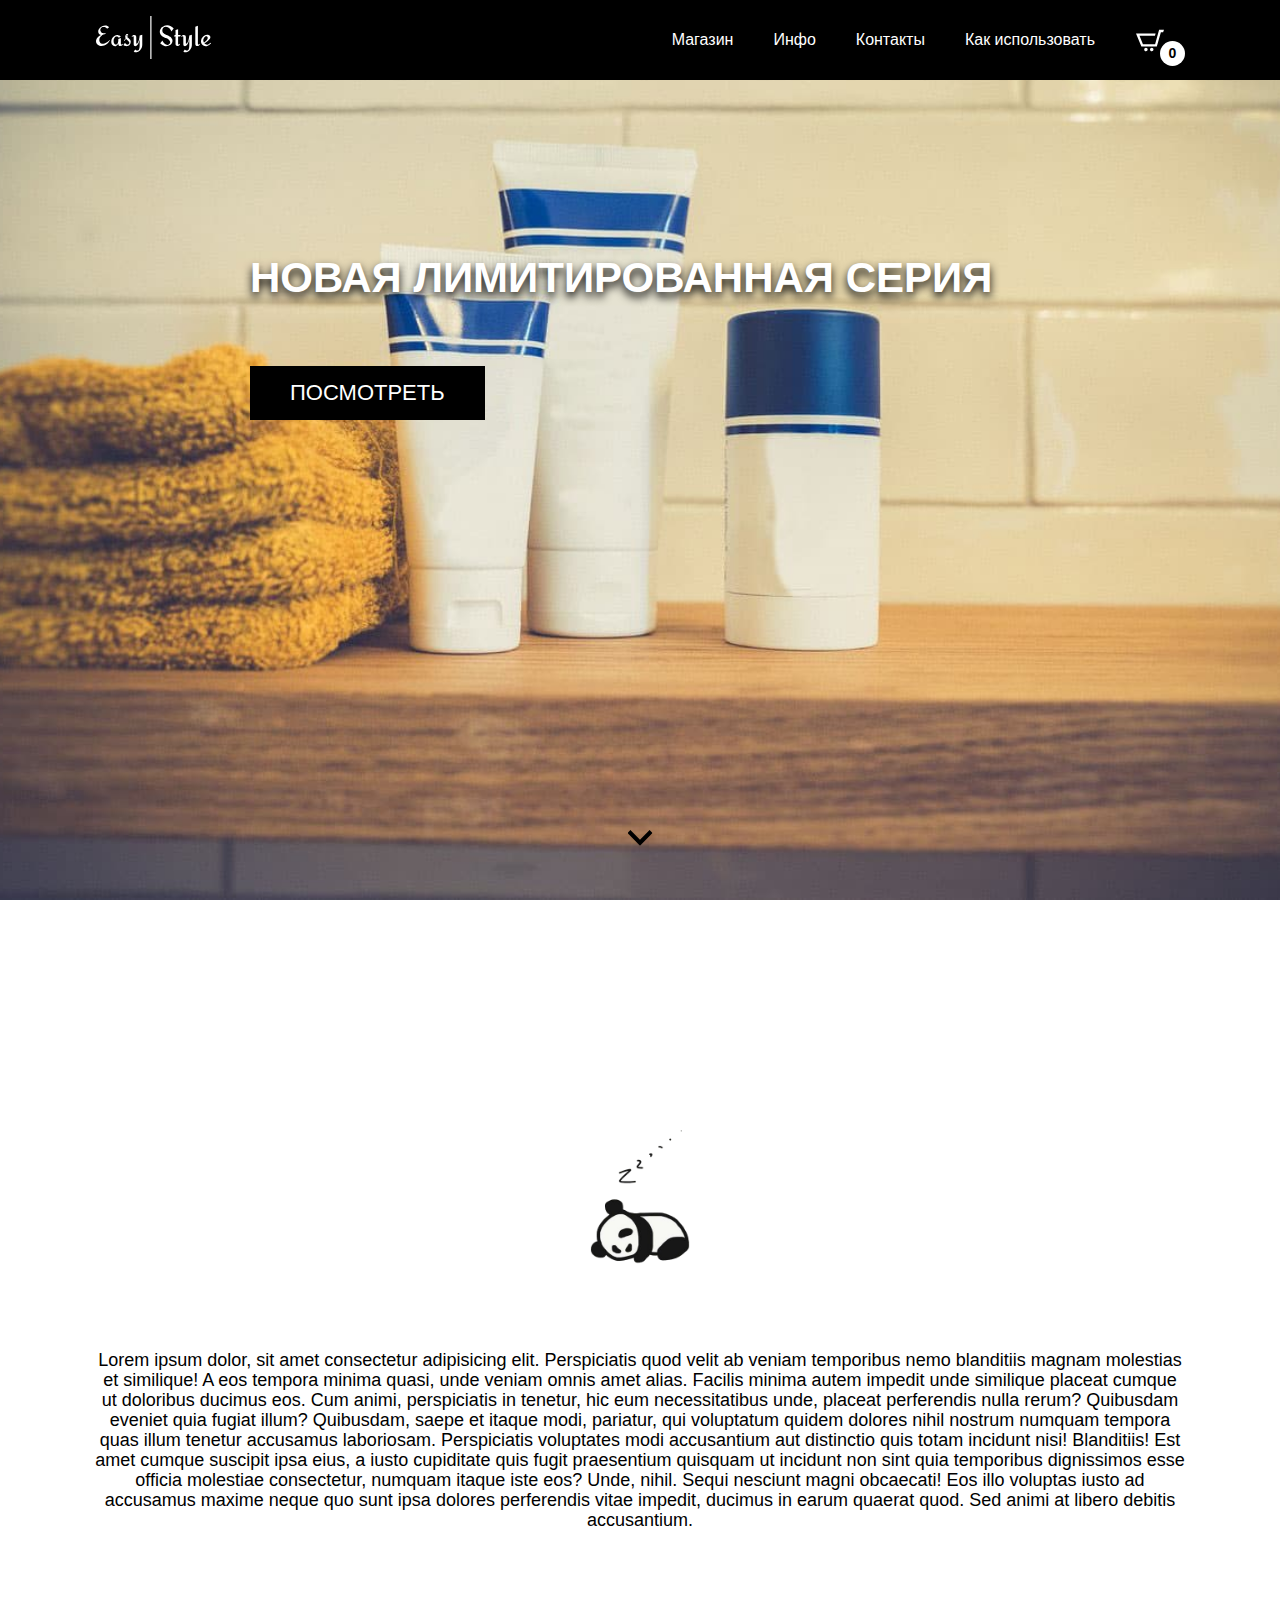
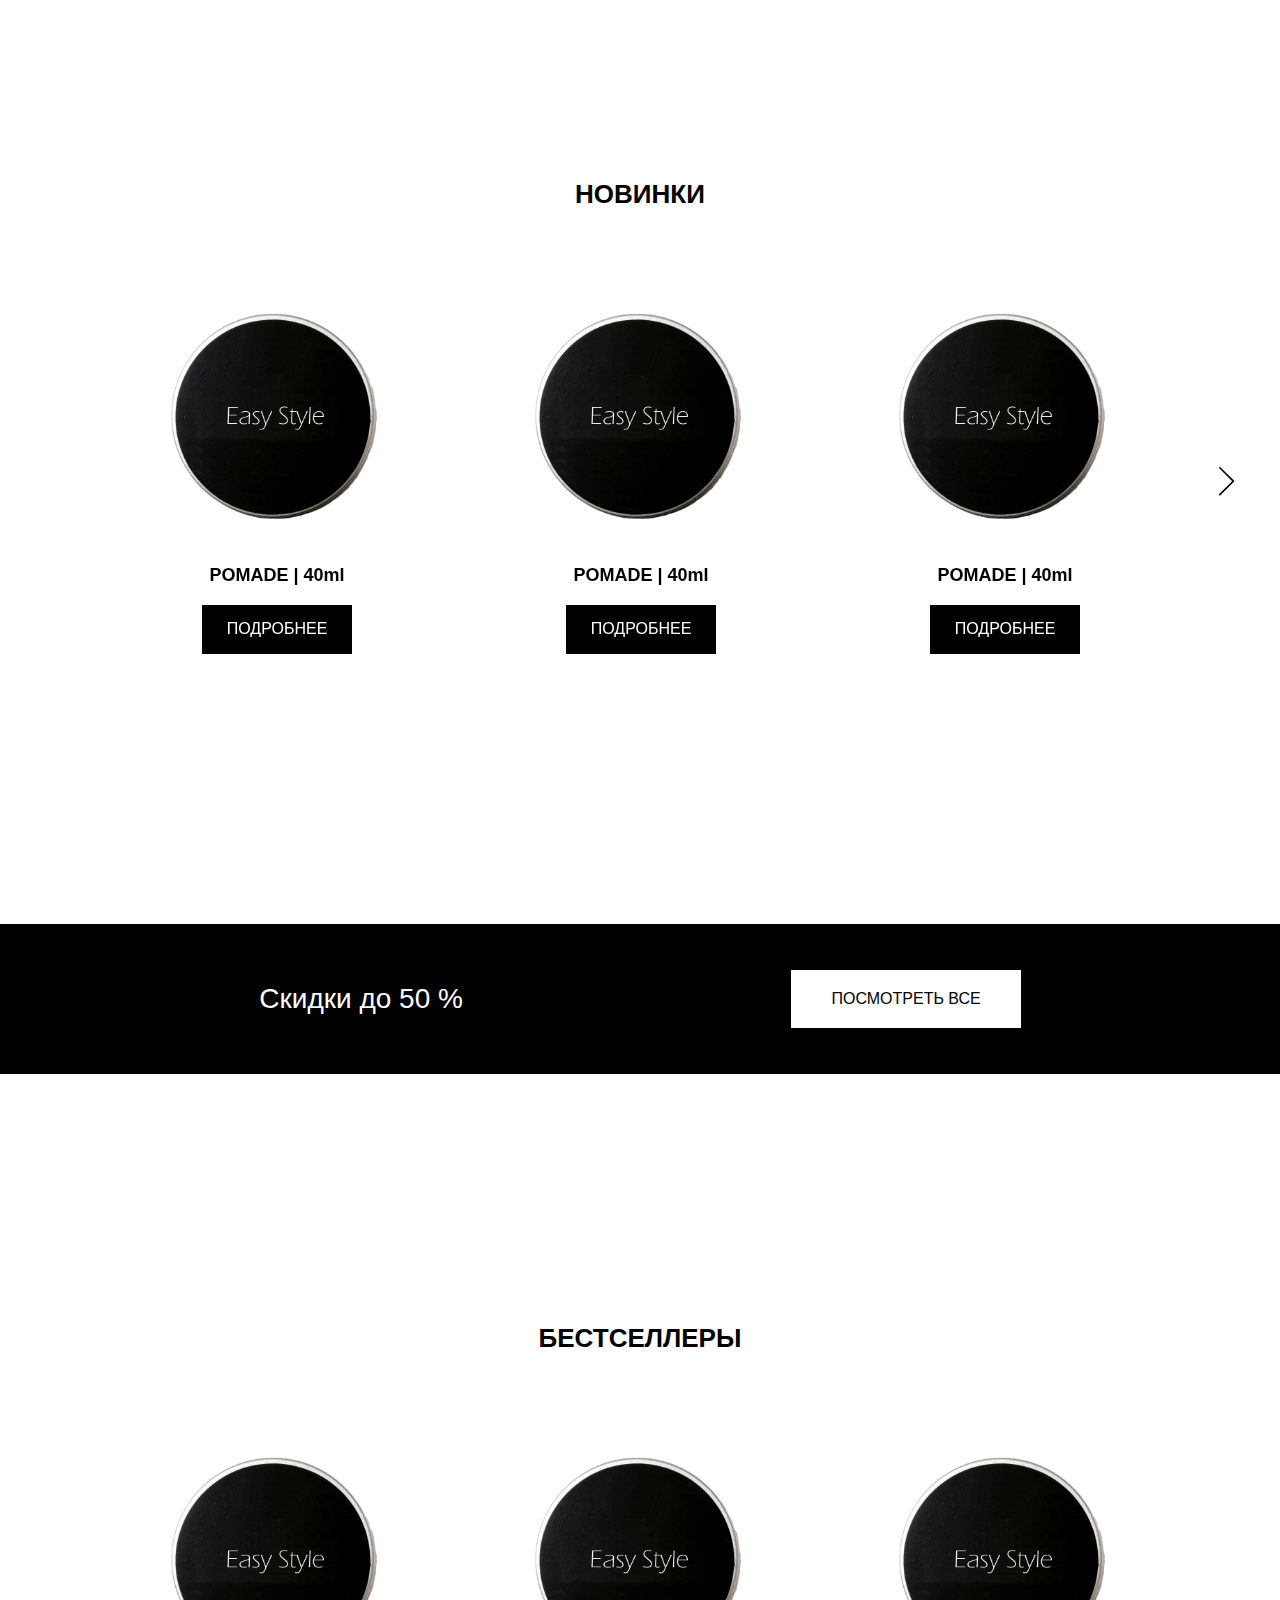
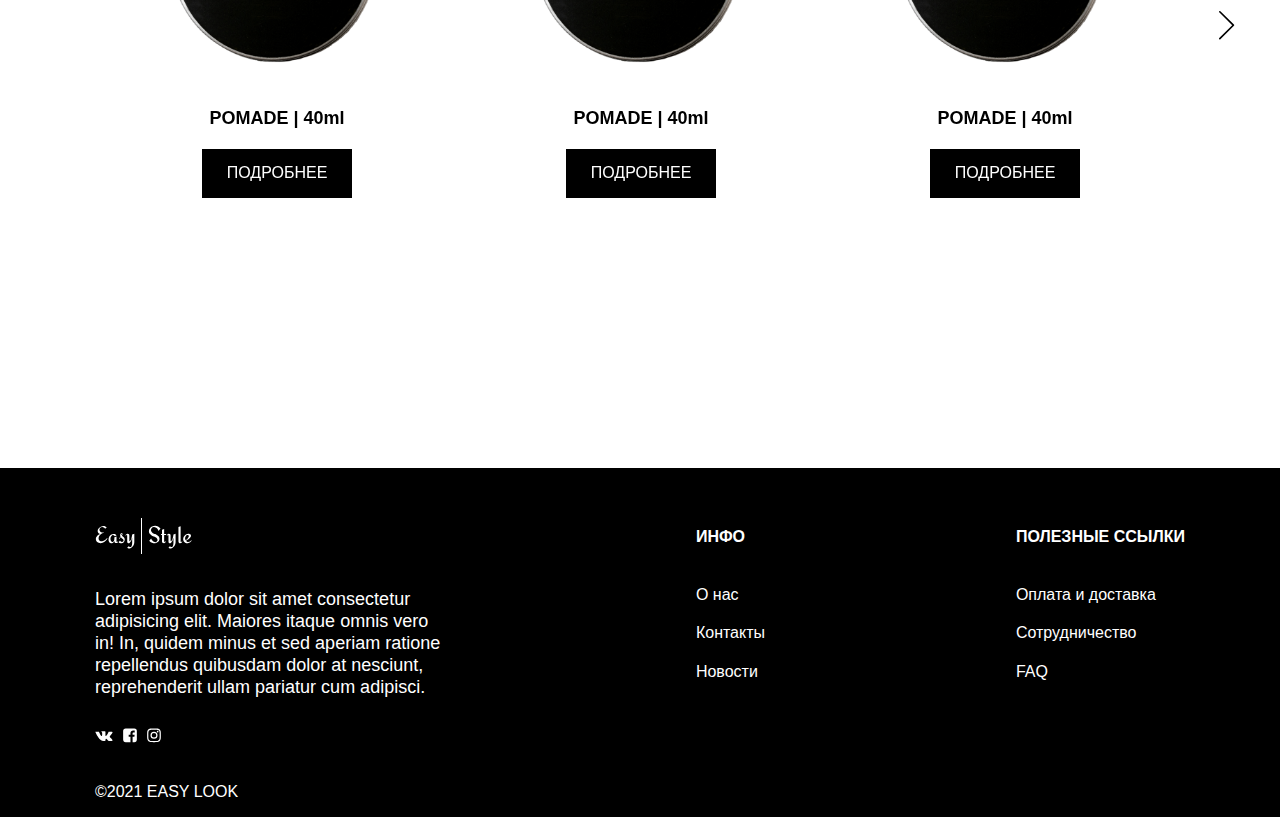
<file: index.html>
<!DOCTYPE html>
<html lang="ru">

<head>
	<meta charset="UTF-8">
	<meta name="viewport" content="width=device-width, initial-scale=1.0">
	<title>Easy Style</title>
	<link rel="stylesheet" href="css/style.min.css">
	<script src="js/main.min.js"></script>
</head>

<body>

	<header class="header">
		<div class="container">
			<nav class="header__nav">
				<a class="header__list-link" href="index.html">
					<img class="header__list-img" src="images/logo.svg" alt="logo">
				</a>
				<ul class="header__list">
					<li class="header__list-item">
						<a href="shop.html" class="header__list-link">
							Магазин
						</a>
					</li>
					<li class="header__list-item">
						<a href="#" class="header__list-link">
							Инфо
						</a>
					</li>
					<li class="header__list-item">
						<a href="#" class="header__list-link">
							Контакты
						</a>
					</li>
					<li class="header__list-item">
						<a href="#" class="header__list-link">
							Как использовать
						</a>
					</li>
					<li class="header__basket">
						<a href="basket.html" class="header__list-link link-basket">
							<img class="header__basket-img" src="images/shop.svg" alt="basket">
							<p class="header__basket-text">

							</p>
						</a>
					</li>
				</ul>
			</nav>
		</div>
	</header>

	<header class="header__fixed">
		<div class="container">
			<nav class="header__nav">
				<a class="header__list-link" href="index.html">
					<img class="header__list-img" src="images/logo.svg" alt="logo">
				</a>
				<ul class="header__list">
					<li class="header__list-item">
						<a href="shop.html" class="header__list-link">
							Магазин
						</a>
					</li>
					<li class="header__list-item">
						<a href="#" class="header__list-link">
							Инфо
						</a>
					</li>
					<li class="header__list-item">
						<a href="#" class="header__list-link">
							Контакты
						</a>
					</li>
					<li class="header__list-item">
						<a href="#" class="header__list-link">
							Как использовать
						</a>
					</li>
					<li class="header__basket">
						<a href="basket.html" class="header__list-link link-basket">
							<img class="header__basket-img" src="images/shop.svg" alt="basket">
							<p class="header__basket-text">

							</p>
						</a>
					</li>
				</ul>
			</nav>
		</div>
	</header>

	<header class="header-mobile">
		<div class="container">
			<button class="header-mobile__menu">
				<span></span>
			</button>
			<div class="header__nav">
				<a class="header__list-link" href="index.html">
					<img class="header__list-img" src="images/logo.svg" alt="logo">
				</a>
				<div class="header-mobile__basket">
					<a href="basket.html" class="header__list-link link-basket">
						<img class="header__basket-img" src="images/shop.svg" alt="basket">
						<p class="header__basket-text">

						</p>
					</a>
				</div>
			</div>

			<nav class="header-mobile__nav">
				<ul class="header-mobile__list">
					<li class="header-mobile__list-item">
						<a href="shop.html" class="header__list-link">
							Магазин
						</a>
					</li>
					<li class="header-mobile__list-item">
						<a href="#" class="header__list-link">
							Инфо
						</a>
					</li>
					<li class="header-mobile__list-item">
						<a href="#" class="header__list-link">
							Контакты
						</a>
					</li>
					<li class="header-mobile__list-item">
						<a href="#" class="header__list-link">
							Как использовать
						</a>
					</li>
				</ul>
			</nav>
		</div>
	</header>


	<section class="bg__all">
		<div class="bg">
			<img class="bg__img" src="images/bg.jpg" alt="bg">
			<div class="bg__inner">
				<div class="bg__box">
					<h4 class="bg__title">
						НОВАЯ ЛИМИТИРОВАННАЯ СЕРИЯ
					</h4>
					<a href="shop.html" class="bg__link">ПОСМОТРЕТЬ</a>
				</div>
			</div>
			<a href="#" class="bg__link-shape">
				<img src="images/shape.svg" alt="shape" class="bg__img-next">
			</a>
		</div>

	</section>

	<section class="all">
		<aside class="info">
			<div class="container">
				<div class="info__box">
					<img src="images/panda.png" alt="pomade" class="info__img">
				</div>
				<p class="info__text">
					Lorem ipsum dolor, sit amet consectetur adipisicing elit. Perspiciatis quod velit ab veniam
					temporibus
					nemo blanditiis magnam molestias et similique! A eos tempora minima quasi, unde veniam omnis amet
					alias.
					Facilis minima autem impedit unde similique placeat cumque ut doloribus ducimus eos. Cum animi,
					perspiciatis in tenetur, hic eum necessitatibus unde, placeat perferendis nulla rerum? Quibusdam
					eveniet
					quia fugiat illum?
					Quibusdam, saepe et itaque modi, pariatur, qui voluptatum quidem dolores nihil nostrum numquam
					tempora
					quas illum tenetur accusamus laboriosam. Perspiciatis voluptates modi accusantium aut distinctio
					quis
					totam incidunt nisi! Blanditiis!
					Est amet cumque suscipit ipsa eius, a iusto cupiditate quis fugit praesentium quisquam ut incidunt
					non
					sint quia temporibus dignissimos esse officia molestiae consectetur, numquam itaque iste eos? Unde,
					nihil.
					Sequi nesciunt magni obcaecati! Eos illo voluptas iusto ad accusamus maxime neque quo sunt ipsa
					dolores
					perferendis vitae impedit, ducimus in earum quaerat quod. Sed animi at libero debitis accusantium.
				</p>
			</div>
		</aside>

		<section class="best">
			<div class="container">
				<h5 class="best__title">
					НОВИНКИ
				</h5>
				<ul class="best__item-list">
					<li class="best__item">
						<a href="product-page.html" class="best__item-img-box">
							<img src="images/pomade.png" alt="pomade" class="best__item-img">
							<img src="images/pomade-active.png" alt="pomade" class="img-active">
						</a>
						<h3 class="best__item-title">
							POMADE | 40ml
						</h3>
						<div class="best__item-box">
							<a href="product-page.html" class="best__item-link">
								ПОДРОБНЕЕ
							</a>
						</div>
					</li>
					<li class="best__item">
						<a href="product-page.html" class="best__item-img-box">
							<img src="images/pomade.png" alt="pomade" class="best__item-img">
							<img src="images/pomade-active.png" alt="pomade" class="img-active">
						</a>
						<h3 class="best__item-title">
							POMADE | 40ml
						</h3>
						<div class="best__item-box">
							<a href="product-page.html" class="best__item-link">
								ПОДРОБНЕЕ
							</a>
						</div>
					</li>
					<li class="best__item">
						<a href="product-page.html" class="best__item-img-box">
							<img src="images/pomade.png" alt="pomade" class="best__item-img">
							<img src="images/pomade-active.png" alt="pomade" class="img-active">
						</a>
						<h3 class="best__item-title">
							POMADE | 40ml
						</h3>
						<div class="best__item-box">
							<a href="product-page.html" class="best__item-link">
								ПОДРОБНЕЕ
							</a>
						</div>
					</li>
					<li class="best__item">
						<a href="product-page.html" class="best__item-img-box">
							<img src="images/pomade.png" alt="pomade" class="best__item-img">
							<img src="images/pomade-active.png" alt="pomade" class="img-active">
						</a>
						<h3 class="best__item-title">
							POMADE | 40ml
						</h3>
						<div class="best__item-box">
							<a href="product-page.html" class="best__item-link">
								ПОДРОБНЕЕ
							</a>
						</div>
					</li>
					<li class="best__item">
						<a href="product-page.html" class="best__item-img-box">
							<img src="images/pomade.png" alt="pomade" class="best__item-img">
							<img src="images/pomade-active.png" alt="pomade" class="img-active">
						</a>
						<h3 class="best__item-title">
							POMADE | 40ml
						</h3>
						<div class="best__item-box">
							<a href="product-page.html" class="best__item-link">
								ПОДРОБНЕЕ
							</a>
						</div>
					</li>
					<li class="best__item">
						<a href="product-page.html" class="best__item-img-box">
							<img src="images/pomade.png" alt="pomade" class="best__item-img">
							<img src="images/pomade-active.png" alt="pomade" class="img-active">
						</a>
						<h3 class="best__item-title">
							POMADE | 40ml
						</h3>
						<div class="best__item-box">
							<a href="product-page.html" class="best__item-link">
								ПОДРОБНЕЕ
							</a>
						</div>
					</li>
				</ul>
			</div>
		</section>

		<aside class="banner">
			<div class="container">
				<div class="banner__box">
					<div class="banner__text">
						Скидки до 50 %
					</div>
					<a href="shop.html" class="banner__link">
						ПОСМОТРЕТЬ ВСЕ
					</a>
				</div>
			</div>
		</aside>

		<section class="best">
			<div class="container">
				<h5 class="best__title">
					БЕСТСЕЛЛЕРЫ
				</h5>
				<ul class="best__item-list">
					<li class="best__item">
						<a href="#" class="best__item-img-box">
							<img src="images/pomade.png" alt="pomade" class="best__item-img">
							<img src="images/pomade-active.png" alt="pomade" class="img-active">
						</a>
						<h3 class="best__item-title">
							POMADE | 40ml
						</h3>
						<div class="best__item-box">
							<a href="#" class="best__item-link">
								ПОДРОБНЕЕ
							</a>
						</div>
					</li>
					<li class="best__item">
						<a href="#" class="best__item-img-box">
							<img src="images/pomade.png" alt="pomade" class="best__item-img">
							<img src="images/pomade-active.png" alt="pomade" class="img-active">
						</a>
						<h3 class="best__item-title">
							POMADE | 40ml
						</h3>
						<div class="best__item-box">
							<a href="#" class="best__item-link">
								ПОДРОБНЕЕ
							</a>
						</div>
					</li>
					<li class="best__item">
						<a href="#" class="best__item-img-box">
							<img src="images/pomade.png" alt="pomade" class="best__item-img">
							<img src="images/pomade-active.png" alt="pomade" class="img-active">
						</a>
						<h3 class="best__item-title">
							POMADE | 40ml
						</h3>
						<div class="best__item-box">
							<a href="#" class="best__item-link">
								ПОДРОБНЕЕ
							</a>
						</div>
					</li>
					<li class="best__item">
						<a href="#" class="best__item-img-box">
							<img src="images/pomade.png" alt="pomade" class="best__item-img">
							<img src="images/pomade-active.png" alt="pomade" class="img-active">
						</a>
						<h3 class="best__item-title">
							POMADE | 40ml
						</h3>
						<div class="best__item-box">
							<a href="#" class="best__item-link">
								ПОДРОБНЕЕ
							</a>
						</div>
					</li>
					<li class="best__item">
						<a href="#" class="best__item-img-box">
							<img src="images/pomade.png" alt="pomade" class="best__item-img">
							<img src="images/pomade-active.png" alt="pomade" class="img-active">
						</a>
						<h3 class="best__item-title">
							POMADE | 40ml
						</h3>
						<div class="best__item-box">
							<a href="#" class="best__item-link">
								ПОДРОБНЕЕ
							</a>
						</div>
					</li>
					<li class="best__item">
						<a href="#" class="best__item-img-box">
							<img src="images/pomade.png" alt="pomade" class="best__item-img">
							<img src="images/pomade-active.png" alt="pomade" class="img-active">
						</a>
						<h3 class="best__item-title">
							POMADE | 40ml
						</h3>
						<div class="best__item-box">
							<a href="#" class="best__item-link">
								ПОДРОБНЕЕ
							</a>
						</div>
					</li>
				</ul>
			</div>
		</section>
		<footer class="footer">
			<div class="container">
				<ul class="footer__list">
					<li class="footer__list-item">
						<a href="#">
							<img src="images/logo.svg" alt="logo">
						</a>
						<p class="footer__list-text">
							Lorem ipsum dolor sit amet consectetur adipisicing elit. Maiores itaque omnis vero in! In,
							quidem minus et sed aperiam ratione repellendus quibusdam dolor at nesciunt, reprehenderit
							ullam pariatur cum adipisci.
						</p>
						<div class="footer__list-box">
							<a href="#" class="footer__list-box-link">
								<img src="images/vk.svg" vk" class="footer__list-img">
							</a>
							<a href="#" class="footer__list-box-link">
								<img src="images/fb.svg" vk" class="footer__list-img">
							</a>
							<a href="#" class="footer__list-box-link">
								<img src="images/ig.svg" vk" class="footer__list-img">
							</a>
						</div>
					</li>
					<li class="footer__list-item">
						<h3 class="footer__list-title">
							ИНФО
						</h3>
						<a href="#" class="footer__list-link">
							О нас
						</a>
						<a href="#" class="footer__list-link">
							Контакты
						</a>
						<a href="#" class="footer__list-link">
							Новости
						</a>
					</li>
					<li class="footer__list-item">
						<h3 class="footer__list-title">
							ПОЛЕЗНЫЕ ССЫЛКИ
						</h3>
						<a href="#" class="footer__list-link">
							Оплата и доставка
						</a>
						<a href="#" class="footer__list-link">
							Сотрудничество
						</a>
						<a href="#" class="footer__list-link">
							FAQ
						</a>
					</li>
					<p class="footer__text">
						©2021 EASY LOOK
					</p>
				</ul>
			</div>

		</footer>
	</section>


</body>

</html>
</file>
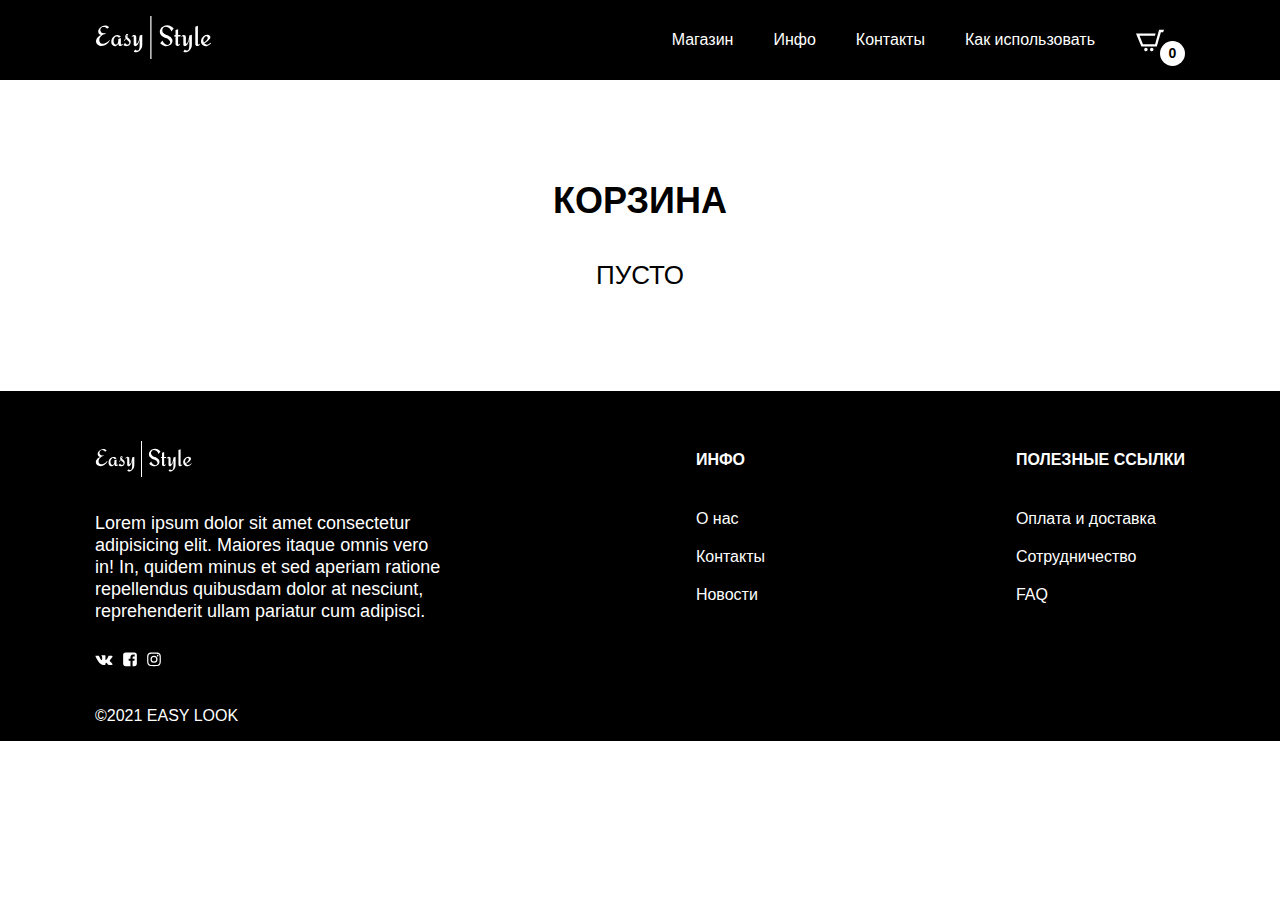
<file: basket.html>
<!DOCTYPE html>
<html lang="ru">

<head>
	<meta charset="UTF-8">
	<meta name="viewport" content="width=device-width, initial-scale=1.0">
	<title>Easy Style</title>
	<link rel="stylesheet" href="css/style.min.css">
	<script src="js/main.min.js"></script>

</head>

<body>

	<header class="header">
		<div class="container">
			<nav class="header__nav">
				<a class="header__list-link" href="index.html">
					<img class="header__list-img" src="images/logo.svg" alt="logo">
				</a>
				<ul class="header__list">
					<li class="header__list-item">
						<a href="shop.html" class="header__list-link">
							Магазин
						</a>
					</li>
					<li class="header__list-item">
						<a href="#" class="header__list-link">
							Инфо
						</a>
					</li>
					<li class="header__list-item">
						<a href="#" class="header__list-link">
							Контакты
						</a>
					</li>
					<li class="header__list-item">
						<a href="#" class="header__list-link">
							Как использовать
						</a>
					</li>
					<li class="header__basket">
						<a href="basket.html" class="header__list-link link-basket">
							<img class="header__basket-img" src="images/shop.svg" alt="basket">
							<p class="header__basket-text">

							</p>
						</a>
					</li>
				</ul>
			</nav>
		</div>
	</header>

	<header class="header__fixed">
		<div class="container">
			<nav class="header__nav">
				<a class="header__list-link" href="index.html">
					<img class="header__list-img" src="images/logo.svg" alt="logo">
				</a>
				<ul class="header__list">
					<li class="header__list-item">
						<a href="shop.html" class="header__list-link">
							Магазин
						</a>
					</li>
					<li class="header__list-item">
						<a href="#" class="header__list-link">
							Инфо
						</a>
					</li>
					<li class="header__list-item">
						<a href="#" class="header__list-link">
							Контакты
						</a>
					</li>
					<li class="header__list-item">
						<a href="#" class="header__list-link">
							Как использовать
						</a>
					</li>
					<li class="header__basket">
						<a href="basket.html" class="header__list-link link-basket">
							<img class="header__basket-img" src="images/shop.svg" alt="basket">
							<p class="header__basket-text">

							</p>
						</a>
					</li>
				</ul>
			</nav>
		</div>
	</header>

	<header class="header-mobile">
		<div class="container">
			<button class="header-mobile__menu">
				<span></span>
			</button>
			<div class="header__nav">
				<a class="header__list-link" href="index.html">
					<img class="header__list-img" src="images/logo.svg" alt="logo">
				</a>
				<div class="header-mobile__basket">
					<a href="basket.html" class="header__list-link link-basket">
						<img class="header__basket-img" src="images/shop.svg" alt="basket">
						<p class="header__basket-text">

						</p>
					</a>
				</div>
			</div>

			<nav class="header-mobile__nav">
				<ul class="header-mobile__list">
					<li class="header-mobile__list-item">
						<a href="shop.html" class="header__list-link">
							Магазин
						</a>
					</li>
					<li class="header-mobile__list-item">
						<a href="#" class="header__list-link">
							Инфо
						</a>
					</li>
					<li class="header-mobile__list-item">
						<a href="#" class="header__list-link">
							Контакты
						</a>
					</li>
					<li class="header-mobile__list-item">
						<a href="#" class="header__list-link">
							Как использовать
						</a>
					</li>
				</ul>
			</nav>
		</div>
	</header>



	<section class="purchase">
		<div class="container">
			<div class="purchase__inner">
				<h5 class="purchase__title">
					КОРЗИНА
				</h5>
			</div>
			<div class="purchase__sum-box">
				<p class="purchase__text">
					ИТОГО: <span class="purchase__sum"></span> ГРН
				</p>
				<button class="purchase__btn" type="submit">
					ОФОРМИТЬ ЗАКАЗ
				</button>
			</div>
			<div class="empty-check">
				ПУСТО
			</div>
		</div>
	</section>


	<footer class="footer">
		<div class="container">
			<ul class="footer__list">
				<li class="footer__list-item">
					<a href="index.html">
						<img src="images/logo.svg" alt="logo">
					</a>
					<p class="footer__list-text">
						Lorem ipsum dolor sit amet consectetur adipisicing elit. Maiores itaque omnis vero in! In,
						quidem minus et sed aperiam ratione repellendus quibusdam dolor at nesciunt, reprehenderit
						ullam pariatur cum adipisci.
					</p>
					<div class="footer__list-box">
						<a href="#" class="footer__list-box-link">
							<img src="images/vk.svg" vk" class="footer__list-img">
						</a>
						<a href="#" class="footer__list-box-link">
							<img src="images/fb.svg" vk" class="footer__list-img">
						</a>
						<a href="#" class="footer__list-box-link">
							<img src="images/ig.svg" vk" class="footer__list-img">
						</a>
					</div>
				</li>
				<li class="footer__list-item">
					<h3 class="footer__list-title">
						ИНФО
					</h3>
					<a href="#" class="footer__list-link">
						О нас
					</a>
					<a href="#" class="footer__list-link">
						Контакты
					</a>
					<a href="#" class="footer__list-link">
						Новости
					</a>
				</li>
				<li class="footer__list-item">
					<h3 class="footer__list-title">
						ПОЛЕЗНЫЕ ССЫЛКИ
					</h3>
					<a href="#" class="footer__list-link">
						Оплата и доставка
					</a>
					<a href="#" class="footer__list-link">
						Сотрудничество
					</a>
					<a href="#" class="footer__list-link">
						FAQ
					</a>
				</li>
				<p class="footer__text">
					©2021 EASY LOOK
				</p>
			</ul>
		</div>

	</footer>



</body>

</html>
</file>
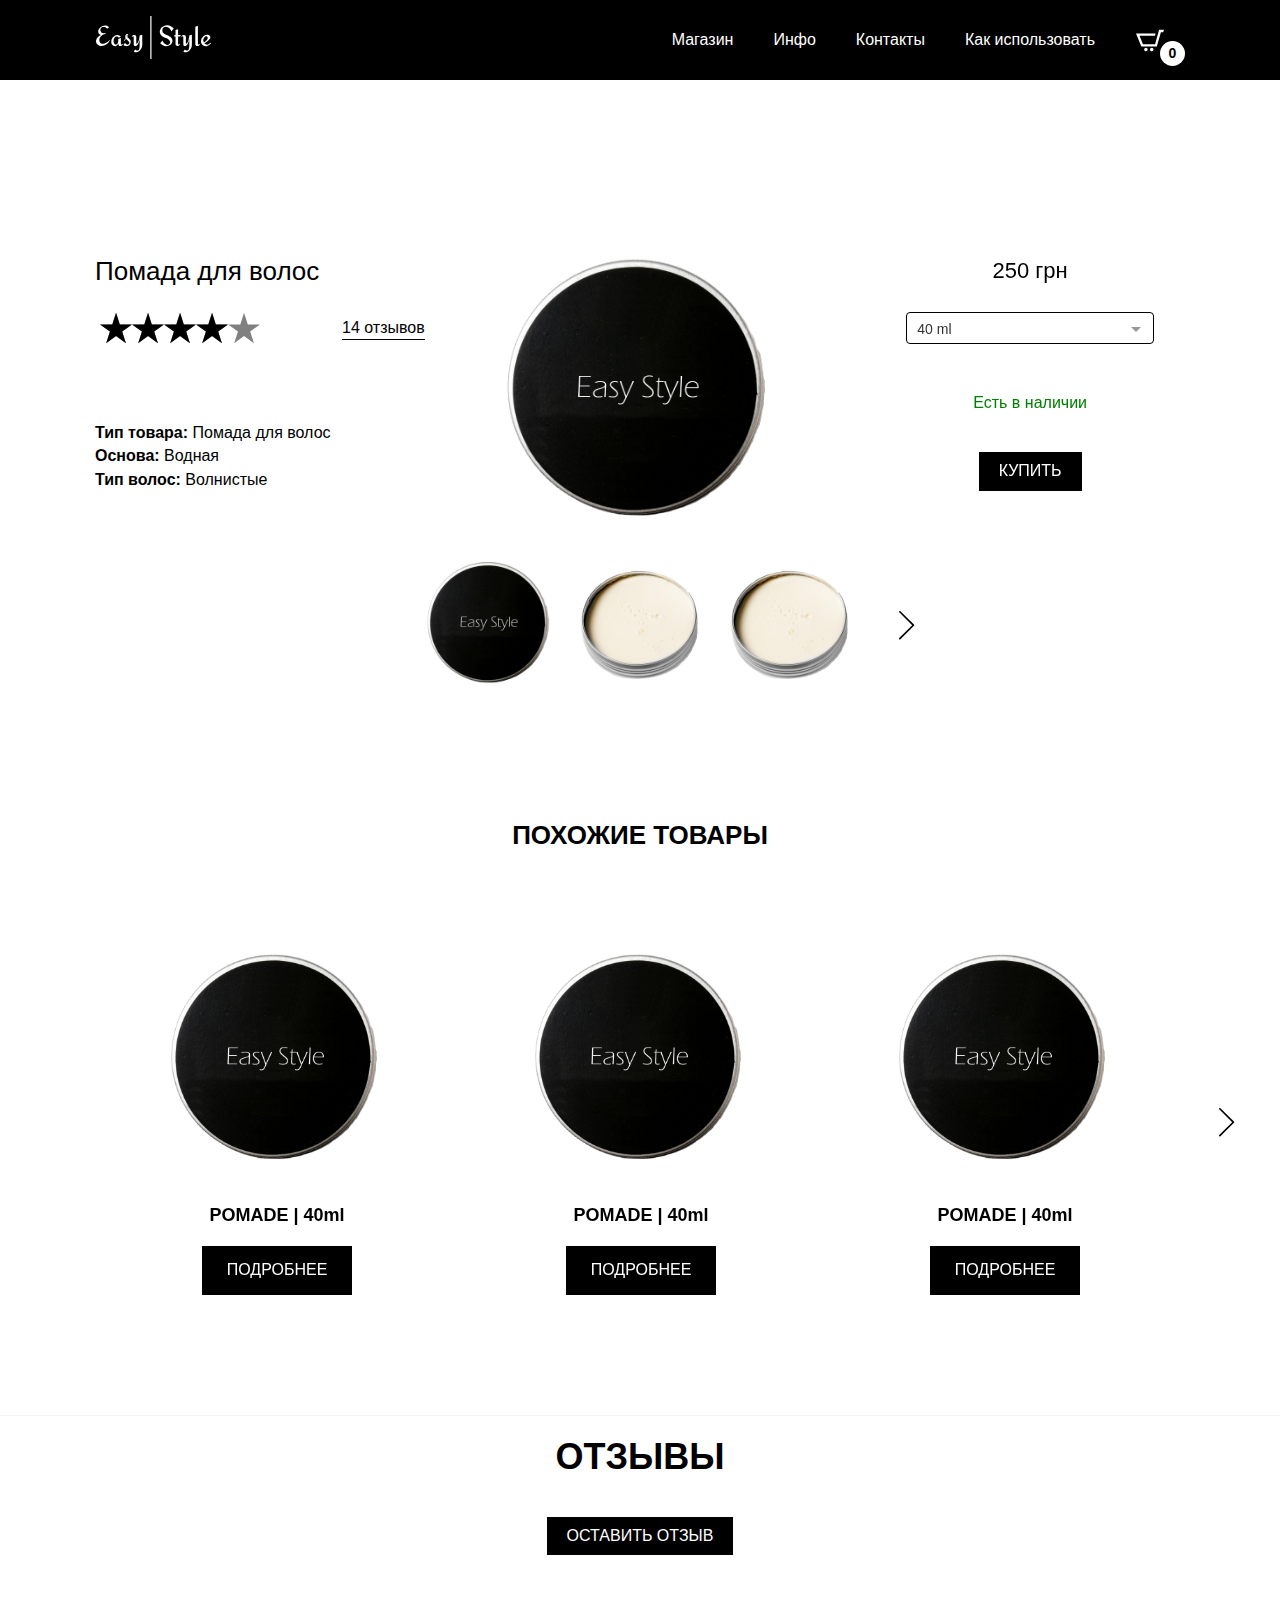
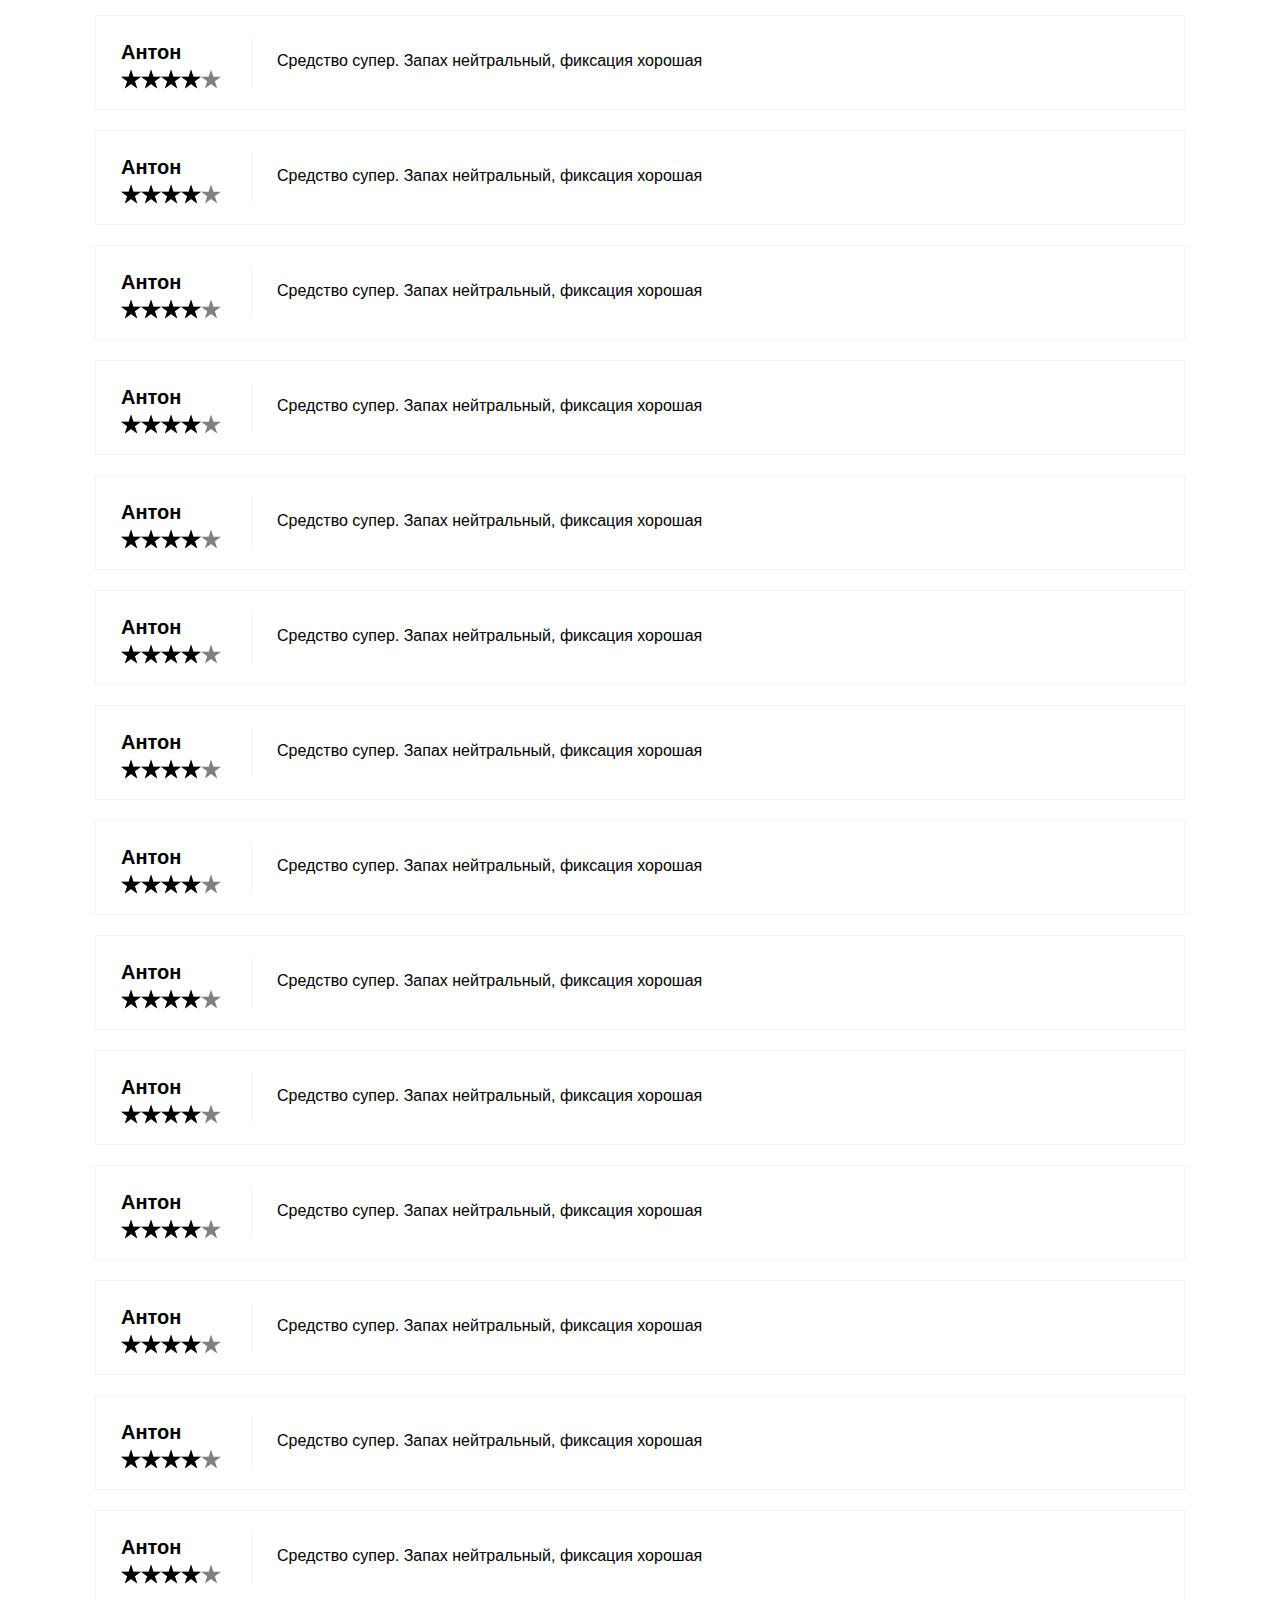
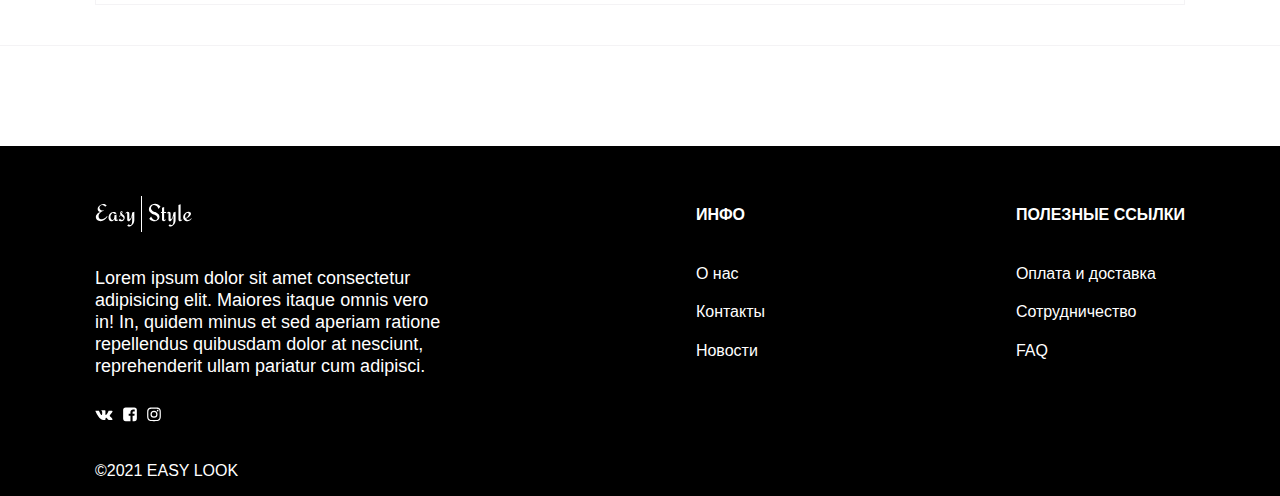
<file: product-page.html>
<!DOCTYPE html>
<html lang="ru">

<head>
	<meta charset="UTF-8">
	<meta name="viewport" content="width=device-width, initial-scale=1.0">
	<title>Easy Style</title>
	<link rel="stylesheet" href="css/style.min.css">
	<script src="js/main.min.js"></script>
</head>

<body>

	<header class="header">
		<div class="container">
			<nav class="header__nav">
				<a class="header__list-link" href="index.html">
					<img class="header__list-img" src="images/logo.svg" alt="logo">
				</a>
				<ul class="header__list">
					<li class="header__list-item">
						<a href="shop.html" class="header__list-link">
							Магазин
						</a>
					</li>
					<li class="header__list-item">
						<a href="#" class="header__list-link">
							Инфо
						</a>
					</li>
					<li class="header__list-item">
						<a href="#" class="header__list-link">
							Контакты
						</a>
					</li>
					<li class="header__list-item">
						<a href="#" class="header__list-link">
							Как использовать
						</a>
					</li>
					<li class="header__basket">
						<a href="basket.html" class="header__list-link link-basket">
							<img class="header__basket-img" src="images/shop.svg" alt="basket">
							<p class="header__basket-text">

							</p>
						</a>
					</li>
				</ul>
			</nav>
		</div>
	</header>

	<header class="header__fixed">
		<div class="container">
			<nav class="header__nav">
				<a class="header__list-link" href="index.html">
					<img class="header__list-img" src="images/logo.svg" alt="logo">
				</a>
				<ul class="header__list">
					<li class="header__list-item">
						<a href="shop.html" class="header__list-link">
							Магазин
						</a>
					</li>
					<li class="header__list-item">
						<a href="#" class="header__list-link">
							Инфо
						</a>
					</li>
					<li class="header__list-item">
						<a href="#" class="header__list-link">
							Контакты
						</a>
					</li>
					<li class="header__list-item">
						<a href="#" class="header__list-link">
							Как использовать
						</a>
					</li>
					<li class="header__basket">
						<a href="basket.html" class="header__list-link link-basket">
							<img class="header__basket-img" src="images/shop.svg" alt="basket">
							<p class="header__basket-text">

							</p>
						</a>
					</li>
				</ul>
			</nav>
		</div>
	</header>

	<header class="header-mobile">
		<div class="container">
			<button class="header-mobile__menu">
				<span></span>
			</button>
			<div class="header__nav">
				<a class="header__list-link" href="index.html">
					<img class="header__list-img" src="images/logo.svg" alt="logo">
				</a>
				<div class="header-mobile__basket">
					<a href="basket.html" class="header__list-link link-basket">
						<img class="header__basket-img" src="images/shop.svg" alt="basket">
						<p class="header__basket-text">

						</p>
					</a>
				</div>
			</div>

			<nav class="header-mobile__nav">
				<ul class="header-mobile__list">
					<li class="header-mobile__list-item">
						<a href="shop.html" class="header__list-link">
							Магазин
						</a>
					</li>
					<li class="header-mobile__list-item">
						<a href="#" class="header__list-link">
							Инфо
						</a>
					</li>
					<li class="header-mobile__list-item">
						<a href="#" class="header__list-link">
							Контакты
						</a>
					</li>
					<li class="header-mobile__list-item">
						<a href="#" class="header__list-link">
							Как использовать
						</a>
					</li>
				</ul>
			</nav>
		</div>
	</header>



	<section class="product-card">
		<div class="container">
			<div class="product-card__inner">
				<div class="product-card__box box-first">
					<div class="product-card__item">
						<p class="product-card__text big-text">
							Помада для волос
						</p>
						<div class="product-card__flex">
							<div class="product-card__rateyo" data-rateyo-rating="4"></div>
							<a href="#reviews" class="product-card__reviews">14 отзывов</a>
						</div>
					</div>
					<div class="product-card__item">
						<div class="product-card__info">
							<h4 class="product-card__title">
								Тип товара:
							</h4>
							<p class="product-card__text text-inline">
								Помада для волос
							</p>
						</div>
						<div class="product-card__info">
							<h4 class="product-card__title">
								Основа:
							</h4>
							<p class="product-card__text text-inline">
								Водная
							</p>
						</div>
						<div class="product-card__info">
							<h4 class="product-card__title">
								Тип волос:
							</h4>
							<p class="product-card__text text-inline">
								Волнистые
							</p>
						</div>
					</div>
				</div>
				<div class="product-card__box">
					<img src="images/pomade.png" alt="pomade" class="product-card__img">
					<div class="product-card__slider">
						<div class="product-card__slider-inner">
							<div class="product-card__slider-el">
								<img class="product-card__slider-img" src="images/pomade.png" alt="pomade">
							</div>
							<div class="product-card__slider-el">
								<img class="product-card__slider-img" src="images/pomade-active.png" alt="pomade">
							</div>
							<div class="product-card__slider-el">
								<img class="product-card__slider-img" src="images/pomade-active.png" alt="pomade">
							</div>
							<div class="product-card__slider-el">
								<img class="product-card__slider-img" src="images/pomade-active.png" alt="pomade">
							</div>
							<div class="product-card__slider-el">
								<img class="product-card__slider-img" src="images/pomade-active.png" alt="pomade">
							</div>
							<div class="product-card__slider-el">
								<img class="product-card__slider-img" src="images/pomade-active.png" alt="pomade">
							</div>
							<div class="product-card__slider-el">
								<img class="product-card__slider-img" src="images/pomade-active.png" alt="pomade">
							</div>
						</div>
					</div>
				</div>
				<div class="product-card__box box-last">
					<div class="product-card__item item-buy">
						<div class="product-card__text product-card__price">
							250 грн
						</div>
						<select class="product-card__select">
							<option value="40" selected>40 ml</option>
							<option value="60">60 ml</option>
							<option value="90">80 ml</option>
						</select>
						<div class="product-card__buy-inner buy-on">
							<p class="product-card__buy-stock in-stock">
								Есть в наличии
							</p>
							<p class="product-card__buy-stock out-stock">
								Нет в наличии
							</p>
							<button class="product-card__buy" data-art="asdzcx">КУПИТЬ</button>
						</div>
					</div>
				</div>
			</div>
		</div>
	</section>

	<section class="best same">
		<div class="container">
			<h5 class="best__title">
				ПОХОЖИЕ ТОВАРЫ
			</h5>
			<ul class="best__item-list">
				<li class="best__item">
					<a href="product-page.html" class="best__item-img-box">
						<img src="images/pomade.png" alt="pomade" class="best__item-img">
						<img src="images/pomade-active.png" alt="pomade" class="img-active">
					</a>
					<h3 class="best__item-title">
						POMADE | 40ml
					</h3>
					<div class="best__item-box">
						<a href="product-page.html" class="best__item-link">
							ПОДРОБНЕЕ
						</a>
					</div>
				</li>
				<li class="best__item">
					<a href="product-page.html" class="best__item-img-box">
						<img src="images/pomade.png" alt="pomade" class="best__item-img">
						<img src="images/pomade-active.png" alt="pomade" class="img-active">
					</a>
					<h3 class="best__item-title">
						POMADE | 40ml
					</h3>
					<div class="best__item-box">
						<a href="product-page.html" class="best__item-link">
							ПОДРОБНЕЕ
						</a>
					</div>
				</li>
				<li class="best__item">
					<a href="product-page.html" class="best__item-img-box">
						<img src="images/pomade.png" alt="pomade" class="best__item-img">
						<img src="images/pomade-active.png" alt="pomade" class="img-active">
					</a>
					<h3 class="best__item-title">
						POMADE | 40ml
					</h3>
					<div class="best__item-box">
						<a href="product-page.html" class="best__item-link">
							ПОДРОБНЕЕ
						</a>
					</div>
				</li>
				<li class="best__item">
					<a href="product-page.html" class="best__item-img-box">
						<img src="images/pomade.png" alt="pomade" class="best__item-img">
						<img src="images/pomade-active.png" alt="pomade" class="img-active">
					</a>
					<h3 class="best__item-title">
						POMADE | 40ml
					</h3>
					<div class="best__item-box">
						<a href="product-page.html" class="best__item-link">
							ПОДРОБНЕЕ
						</a>
					</div>
				</li>
				<li class="best__item">
					<a href="product-page.html" class="best__item-img-box">
						<img src="images/pomade.png" alt="pomade" class="best__item-img">
						<img src="images/pomade-active.png" alt="pomade" class="img-active">
					</a>
					<h3 class="best__item-title">
						POMADE | 40ml
					</h3>
					<div class="best__item-box">
						<a href="product-page.html" class="best__item-link">
							ПОДРОБНЕЕ
						</a>
					</div>
				</li>
				<li class="best__item">
					<a href="product-page.html" class="best__item-img-box">
						<img src="images/pomade.png" alt="pomade" class="best__item-img">
						<img src="images/pomade-active.png" alt="pomade" class="img-active">
					</a>
					<h3 class="best__item-title">
						POMADE | 40ml
					</h3>
					<div class="best__item-box">
						<a href="product-page.html" class="best__item-link">
							ПОДРОБНЕЕ
						</a>
					</div>
				</li>
			</ul>
		</div>
	</section>


	<section class="reviews" id="reviews">
		<div class="container">
			<h4 class="reviews__title">
				ОТЗЫВЫ
			</h4>
			<div class="reviews__center">
				<a class="reviews__link" href="#">
					ОСТАВИТЬ ОТЗЫВ
				</a>
			</div>
			<div class="reviews__section">
				<div class="reviews__review">
					<div class="reviews__box">
						<h2 class="reviews__review-title">
							Антон
						</h2>
						<div class="reviews__rateyo" data-rateyo-rating="4"></div>
					</div>
					<div class="review__box">
						<p class="reviews__text">
							Средство супер.
							Запах нейтральный, фиксация хорошая
						</p>
					</div>
				</div>
				<div class="reviews__review">
					<div class="reviews__box">
						<h2 class="reviews__review-title">
							Антон
						</h2>
						<div class="reviews__rateyo" data-rateyo-rating="4"></div>
					</div>
					<div class="review__box">
						<p class="reviews__text">
							Средство супер.
							Запах нейтральный, фиксация хорошая
						</p>
					</div>
				</div>
				<div class="reviews__review">
					<div class="reviews__box">
						<h2 class="reviews__review-title">
							Антон
						</h2>
						<div class="reviews__rateyo" data-rateyo-rating="4"></div>
					</div>
					<div class="review__box">
						<p class="reviews__text">
							Средство супер.
							Запах нейтральный, фиксация хорошая
						</p>
					</div>
				</div>
				<div class="reviews__review">
					<div class="reviews__box">
						<h2 class="reviews__review-title">
							Антон
						</h2>
						<div class="reviews__rateyo" data-rateyo-rating="4"></div>
					</div>
					<div class="review__box">
						<p class="reviews__text">
							Средство супер.
							Запах нейтральный, фиксация хорошая
						</p>
					</div>
				</div>
				<div class="reviews__review">
					<div class="reviews__box">
						<h2 class="reviews__review-title">
							Антон
						</h2>
						<div class="reviews__rateyo" data-rateyo-rating="4"></div>
					</div>
					<div class="review__box">
						<p class="reviews__text">
							Средство супер.
							Запах нейтральный, фиксация хорошая
						</p>
					</div>
				</div>
				<div class="reviews__review">
					<div class="reviews__box">
						<h2 class="reviews__review-title">
							Антон
						</h2>
						<div class="reviews__rateyo" data-rateyo-rating="4"></div>
					</div>
					<div class="review__box">
						<p class="reviews__text">
							Средство супер.
							Запах нейтральный, фиксация хорошая
						</p>
					</div>
				</div>
				<div class="reviews__review">
					<div class="reviews__box">
						<h2 class="reviews__review-title">
							Антон
						</h2>
						<div class="reviews__rateyo" data-rateyo-rating="4"></div>
					</div>
					<div class="review__box">
						<p class="reviews__text">
							Средство супер.
							Запах нейтральный, фиксация хорошая
						</p>
					</div>
				</div>
				<div class="reviews__review">
					<div class="reviews__box">
						<h2 class="reviews__review-title">
							Антон
						</h2>
						<div class="reviews__rateyo" data-rateyo-rating="4"></div>
					</div>
					<div class="review__box">
						<p class="reviews__text">
							Средство супер.
							Запах нейтральный, фиксация хорошая
						</p>
					</div>
				</div>
				<div class="reviews__review">
					<div class="reviews__box">
						<h2 class="reviews__review-title">
							Антон
						</h2>
						<div class="reviews__rateyo" data-rateyo-rating="4"></div>
					</div>
					<div class="review__box">
						<p class="reviews__text">
							Средство супер.
							Запах нейтральный, фиксация хорошая
						</p>
					</div>
				</div>
				<div class="reviews__review">
					<div class="reviews__box">
						<h2 class="reviews__review-title">
							Антон
						</h2>
						<div class="reviews__rateyo" data-rateyo-rating="4"></div>
					</div>
					<div class="review__box">
						<p class="reviews__text">
							Средство супер.
							Запах нейтральный, фиксация хорошая
						</p>
					</div>
				</div>
				<div class="reviews__review">
					<div class="reviews__box">
						<h2 class="reviews__review-title">
							Антон
						</h2>
						<div class="reviews__rateyo" data-rateyo-rating="4"></div>
					</div>
					<div class="review__box">
						<p class="reviews__text">
							Средство супер.
							Запах нейтральный, фиксация хорошая
						</p>
					</div>
				</div>
				<div class="reviews__review">
					<div class="reviews__box">
						<h2 class="reviews__review-title">
							Антон
						</h2>
						<div class="reviews__rateyo" data-rateyo-rating="4"></div>
					</div>
					<div class="review__box">
						<p class="reviews__text">
							Средство супер.
							Запах нейтральный, фиксация хорошая
						</p>
					</div>
				</div>
				<div class="reviews__review">
					<div class="reviews__box">
						<h2 class="reviews__review-title">
							Антон
						</h2>
						<div class="reviews__rateyo" data-rateyo-rating="4"></div>
					</div>
					<div class="review__box">
						<p class="reviews__text">
							Средство супер.
							Запах нейтральный, фиксация хорошая
						</p>
					</div>
				</div>
				<div class="reviews__review">
					<div class="reviews__box">
						<h2 class="reviews__review-title">
							Антон
						</h2>
						<div class="reviews__rateyo" data-rateyo-rating="4"></div>
					</div>
					<div class="review__box">
						<p class="reviews__text">
							Средство супер.
							Запах нейтральный, фиксация хорошая
						</p>
					</div>
				</div>
			</div>
		</div>
	</section>

	<div class="popup-buy__inner">
		<div class="popup-buy">
			<div class="popup-buy__exit">
				X
			</div>
			<div class="popup-buy__text">
				ТОВАР ДОБАВЛЕН В КОРЗИНУ
			</div>
		</div>
	</div>


	<footer class="footer">
		<div class="container">
			<ul class="footer__list">
				<li class="footer__list-item">
					<a href="index.html">
						<img src="images/logo.svg" alt="logo">
					</a>
					<p class="footer__list-text">
						Lorem ipsum dolor sit amet consectetur adipisicing elit. Maiores itaque omnis vero in! In,
						quidem minus et sed aperiam ratione repellendus quibusdam dolor at nesciunt, reprehenderit
						ullam pariatur cum adipisci.
					</p>
					<div class="footer__list-box">
						<a href="#" class="footer__list-box-link">
							<img src="images/vk.svg" vk" class="footer__list-img">
						</a>
						<a href="#" class="footer__list-box-link">
							<img src="images/fb.svg" vk" class="footer__list-img">
						</a>
						<a href="#" class="footer__list-box-link">
							<img src="images/ig.svg" vk" class="footer__list-img">
						</a>
					</div>
				</li>
				<li class="footer__list-item">
					<h3 class="footer__list-title">
						ИНФО
					</h3>
					<a href="#" class="footer__list-link">
						О нас
					</a>
					<a href="#" class="footer__list-link">
						Контакты
					</a>
					<a href="#" class="footer__list-link">
						Новости
					</a>
				</li>
				<li class="footer__list-item">
					<h3 class="footer__list-title">
						ПОЛЕЗНЫЕ ССЫЛКИ
					</h3>
					<a href="#" class="footer__list-link">
						Оплата и доставка
					</a>
					<a href="#" class="footer__list-link">
						Сотрудничество
					</a>
					<a href="#" class="footer__list-link">
						FAQ
					</a>
				</li>
				<p class="footer__text">
					©2021 EASY LOOK
				</p>
			</ul>
		</div>

	</footer>



</body>

</html>
</file>
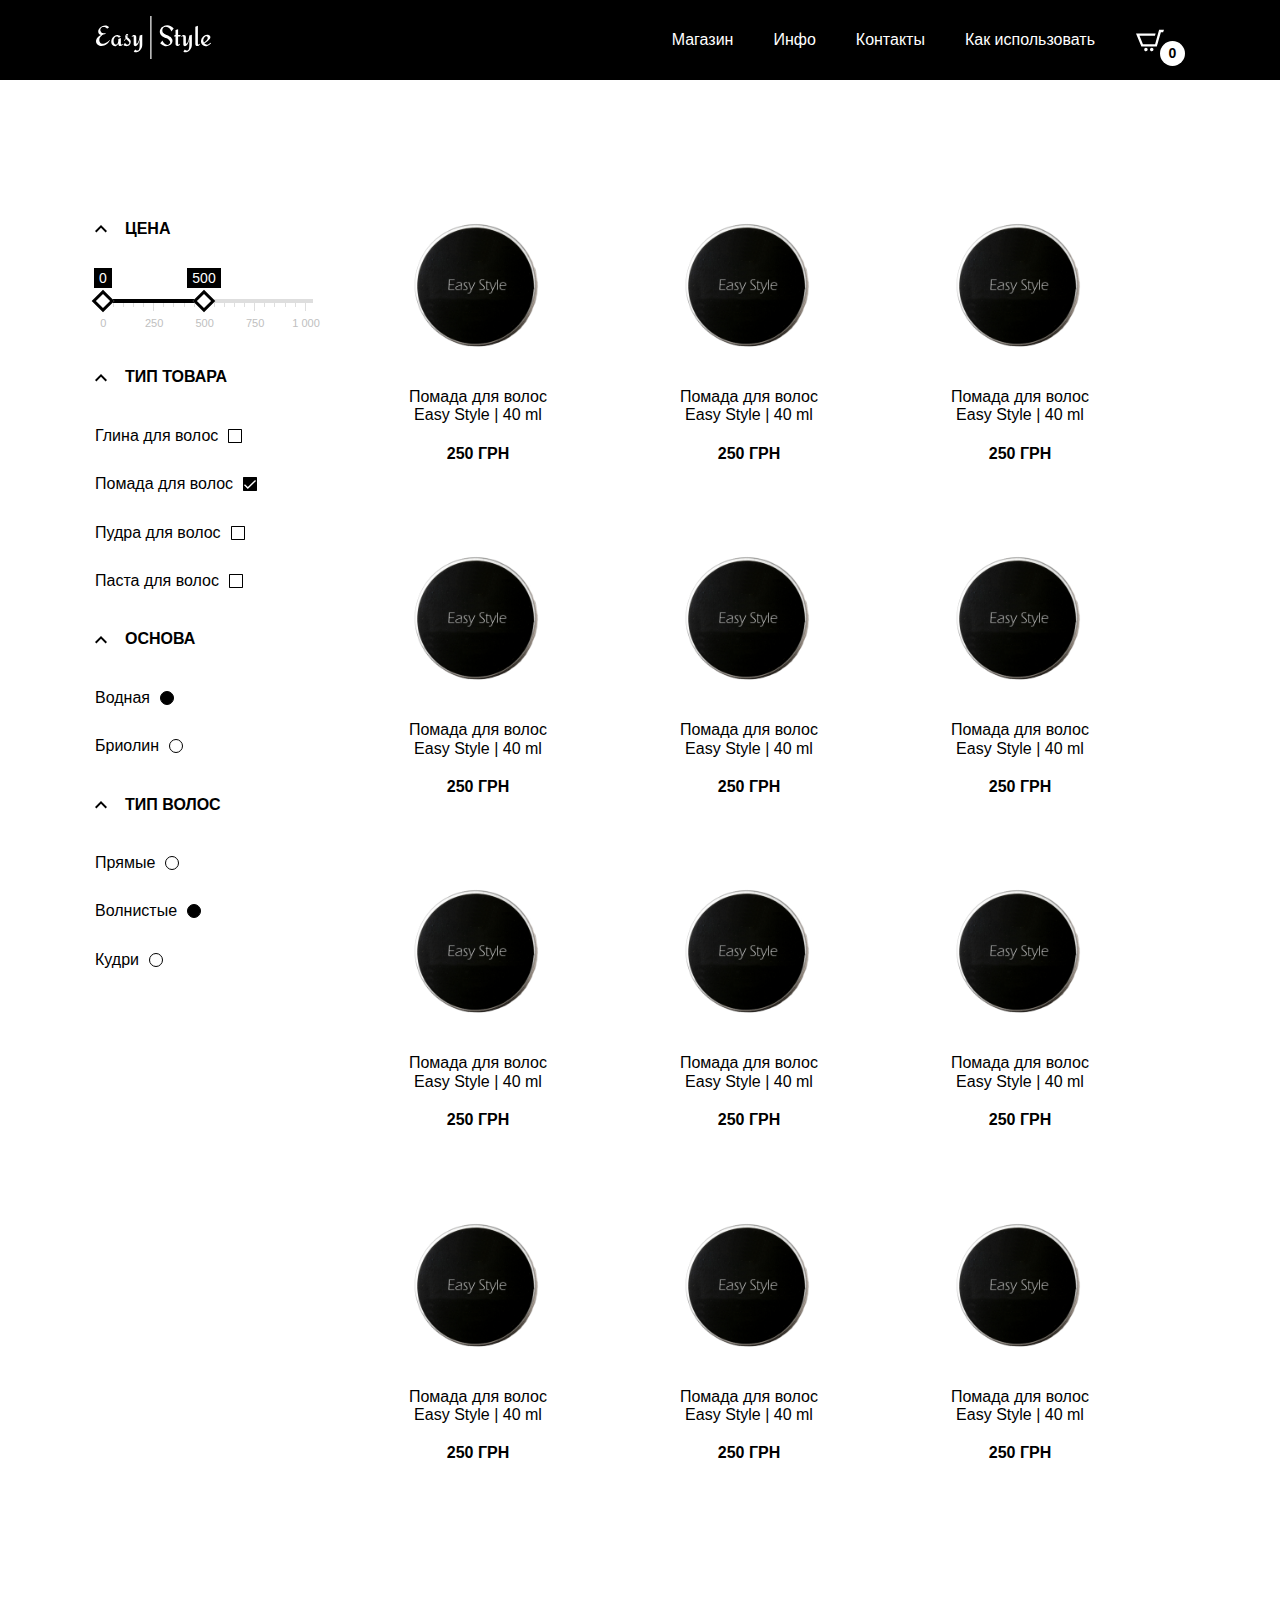
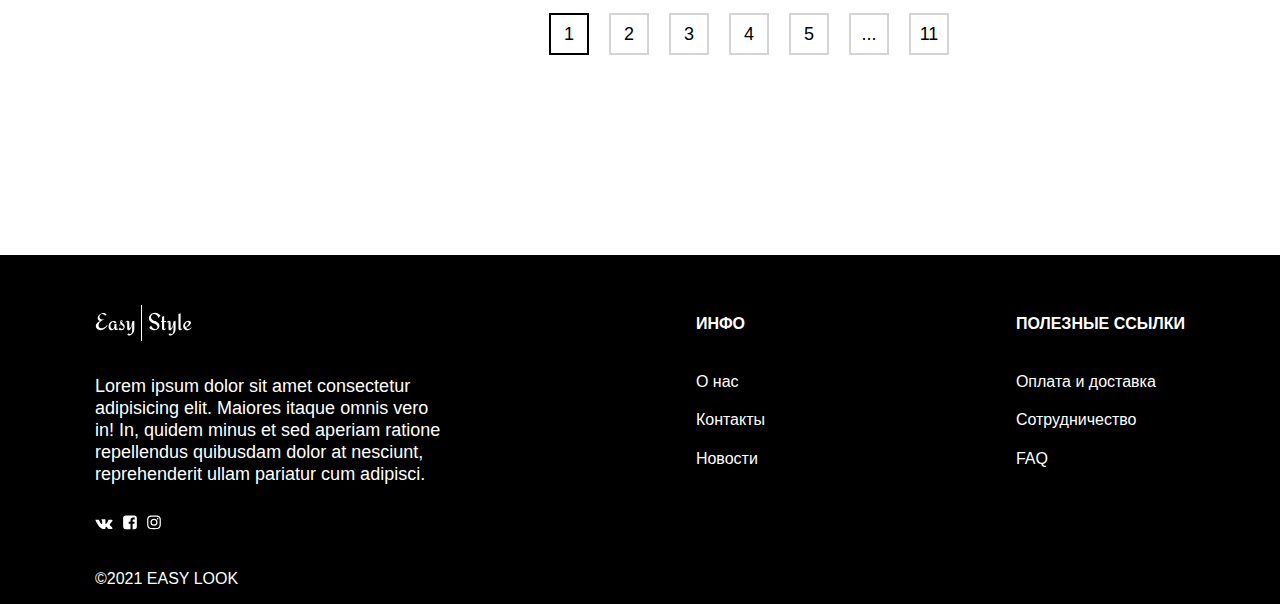
<file: shop.html>
<!DOCTYPE html>
<html lang="ru">

<head>
	<meta charset="UTF-8">
	<meta name="viewport" content="width=device-width, initial-scale=1.0">
	<title>Easy Style</title>
	<link rel="stylesheet" href="css/style.min.css">
	<script src="js/main.min.js"></script>
</head>

<body>

	<header class="header">
		<div class="container">
			<nav class="header__nav">
				<a class="header__list-link" href="index.html">
					<img class="header__list-img" src="images/logo.svg" alt="logo">
				</a>
				<ul class="header__list">
					<li class="header__list-item">
						<a href="shop.html" class="header__list-link">
							Магазин
						</a>
					</li>
					<li class="header__list-item">
						<a href="#" class="header__list-link">
							Инфо
						</a>
					</li>
					<li class="header__list-item">
						<a href="#" class="header__list-link">
							Контакты
						</a>
					</li>
					<li class="header__list-item">
						<a href="#" class="header__list-link">
							Как использовать
						</a>
					</li>
					<li class="header__basket">
						<a href="basket.html" class="header__list-link link-basket">
							<img class="header__basket-img" src="images/shop.svg" alt="basket">
							<p class="header__basket-text">

							</p>
						</a>
					</li>
				</ul>
			</nav>
		</div>
	</header>

	<header class="header__fixed">
		<div class="container">
			<nav class="header__nav">
				<a class="header__list-link" href="index.html">
					<img class="header__list-img" src="images/logo.svg" alt="logo">
				</a>
				<ul class="header__list">
					<li class="header__list-item">
						<a href="shop.html" class="header__list-link">
							Магазин
						</a>
					</li>
					<li class="header__list-item">
						<a href="#" class="header__list-link">
							Инфо
						</a>
					</li>
					<li class="header__list-item">
						<a href="#" class="header__list-link">
							Контакты
						</a>
					</li>
					<li class="header__list-item">
						<a href="#" class="header__list-link">
							Как использовать
						</a>
					</li>
					<li class="header__basket">
						<a href="basket.html" class="header__list-link link-basket">
							<img class="header__basket-img" src="images/shop.svg" alt="basket">
							<p class="header__basket-text">

							</p>
						</a>
					</li>
				</ul>
			</nav>
		</div>
	</header>

	<header class="header-mobile">
		<div class="container">
			<button class="header-mobile__menu">
				<span></span>
			</button>
			<div class="header__nav">
				<a class="header__list-link" href="index.html">
					<img class="header__list-img" src="images/logo.svg" alt="logo">
				</a>
				<div class="header-mobile__basket">
					<a href="basket.html" class="header__list-link link-basket">
						<img class="header__basket-img" src="images/shop.svg" alt="basket">
						<p class="header__basket-text">

						</p>
					</a>
				</div>
			</div>

			<nav class="header-mobile__nav">
				<ul class="header-mobile__list">
					<li class="header-mobile__list-item">
						<a href="shop.html" class="header__list-link">
							Магазин
						</a>
					</li>
					<li class="header-mobile__list-item">
						<a href="#" class="header__list-link">
							Инфо
						</a>
					</li>
					<li class="header-mobile__list-item">
						<a href="#" class="header__list-link">
							Контакты
						</a>
					</li>
					<li class="header-mobile__list-item">
						<a href="#" class="header__list-link">
							Как использовать
						</a>
					</li>
				</ul>
			</nav>
		</div>
	</header>



	<section class="shop">
		<div class="container">
			<div class="filter__show-inner">
				<button class="filter__show">
					ФИЛЬТР
				</button>
			</div>
			<div class="shop__inner">
				<form class="shop__filter">
					<div class="shop__filter-item">
						<h5 class="shop__title shop__title--active shop__title-first">
							ЦЕНА
						</h5>
						<div class="shop__dropdown">
							<div class="shop__range-slider-box">
								<input type="text" class="shop__range-slider" data-type="double" data-min="0"
									data-max="1000" data-from="0" data-to="500" data-grid="true">
							</div>
						</div>
					</div>
					<div class="shop__filter-item">
						<h5 class="shop__title shop__title--active">
							ТИП ТОВАРА
						</h5>
						<div class="shop__dropdown">
							<label class="shop__filter-label">
								Глина для волос
								<input type="checkbox">
								<span class="checkbox"></span>
							</label>
							<label class="shop__filter-label">
								Помада для волос
								<input type="checkbox" checked>
								<span class="checkbox"></span>
							</label>
							<label class="shop__filter-label">
								Пудра для волос
								<input type="checkbox">
								<span class="checkbox"></span>
							</label>
							<label class="shop__filter-label">
								Паста для волос
								<input type="checkbox">
								<span class="checkbox"></span>
							</label>
						</div>
					</div>
					<div class="shop__filter-item">
						<h5 class="shop__title shop__title--active">
							ОСНОВА
						</h5>
						<div class="shop__dropdown">
							<label class="shop__filter-label">
								Водная
								<input type="radio" name="pomade-type" checked>
								<span class="radio-btn"></span>
							</label>
							<label class="shop__filter-label">
								Бриолин
								<input type="radio" name="pomade-type">
								<span class="radio-btn"></span>
							</label>
						</div>
					</div>
					<div class="shop__filter-item">
						<h5 class="shop__title shop__title--active">
							ТИП ВОЛОС
						</h5>
						<div class="shop__dropdown">
							<label class="shop__filter-label">
								Прямые
								<input type="radio" name="hair-type">
								<span class="radio-btn"></span>
							</label>
							<label class="shop__filter-label">
								Волнистые
								<input type="radio" name="hair-type" checked>
								<span class="radio-btn"></span>
							</label>
							<label class="shop__filter-label">
								Кудри
								<input type="radio" name="hair-type">
								<span class="radio-btn"></span>
							</label>
						</div>
					</div>
				</form>
				<div class="shop__content">
					<div class="product">
						<img src="images/pomade.png" alt="pomade" class="product__img">
						<img src="images/pomade-active.png" alt="pomade" class="product__img product__img-active">
						<p class="product__text">
							Помада для волос Easy Style | 40 ml
						</p>
						<h3 class="product__title">
							250 ГРН
						</h3>
						<a href="product-page.html" class="product__hover">
							<p class="product__hover-text">
								ПОСМОТРЕТЬ ТОВАР
							</p>
						</a>
					</div>
					<div class="product">
						<img src="images/pomade.png" alt="pomade" class="product__img">
						<img src="images/pomade-active.png" alt="pomade" class="product__img product__img-active">
						<p class="product__text">
							Помада для волос Easy Style | 40 ml
						</p>
						<h3 class="product__title">
							250 ГРН
						</h3>
						<a href="product-page.html" class="product__hover">
							<p class="product__hover-text">
								ПОСМОТРЕТЬ ТОВАР
							</p>
						</a>
					</div>
					<div class="product">
						<img src="images/pomade.png" alt="pomade" class="product__img">
						<img src="images/pomade-active.png" alt="pomade" class="product__img product__img-active">
						<p class="product__text">
							Помада для волос Easy Style | 40 ml
						</p>
						<h3 class="product__title">
							250 ГРН
						</h3>
						<a href="product-page.html" class="product__hover">
							<p class="product__hover-text">
								ПОСМОТРЕТЬ ТОВАР
							</p>
						</a>
					</div>
					<div class="product">
						<img src="images/pomade.png" alt="pomade" class="product__img">
						<img src="images/pomade-active.png" alt="pomade" class="product__img product__img-active">
						<p class="product__text">
							Помада для волос Easy Style | 40 ml
						</p>
						<h3 class="product__title">
							250 ГРН
						</h3>
						<a href="product-page.html" class="product__hover">
							<p class="product__hover-text">
								ПОСМОТРЕТЬ ТОВАР
							</p>
						</a>
					</div>
					<div class="product">
						<img src="images/pomade.png" alt="pomade" class="product__img">
						<img src="images/pomade-active.png" alt="pomade" class="product__img product__img-active">
						<p class="product__text">
							Помада для волос Easy Style | 40 ml
						</p>
						<h3 class="product__title">
							250 ГРН
						</h3>
						<a href="product-page.html" class="product__hover">
							<p class="product__hover-text">
								ПОСМОТРЕТЬ ТОВАР
							</p>
						</a>
					</div>
					<div class="product">
						<img src="images/pomade.png" alt="pomade" class="product__img">
						<img src="images/pomade-active.png" alt="pomade" class="product__img product__img-active">
						<p class="product__text">
							Помада для волос Easy Style | 40 ml
						</p>
						<h3 class="product__title">
							250 ГРН
						</h3>
						<a href="product-page.html" class="product__hover">
							<p class="product__hover-text">
								ПОСМОТРЕТЬ ТОВАР
							</p>
						</a>
					</div>
					<div class="product">
						<img src="images/pomade.png" alt="pomade" class="product__img">
						<img src="images/pomade-active.png" alt="pomade" class="product__img product__img-active">
						<p class="product__text">
							Помада для волос Easy Style | 40 ml
						</p>
						<h3 class="product__title">
							250 ГРН
						</h3>
						<a href="product-page.html" class="product__hover">
							<p class="product__hover-text">
								ПОСМОТРЕТЬ ТОВАР
							</p>
						</a>
					</div>
					<div class="product">
						<img src="images/pomade.png" alt="pomade" class="product__img">
						<img src="images/pomade-active.png" alt="pomade" class="product__img product__img-active">
						<p class="product__text">
							Помада для волос Easy Style | 40 ml
						</p>
						<h3 class="product__title">
							250 ГРН
						</h3>
						<a href="product-page.html" class="product__hover">
							<p class="product__hover-text">
								ПОСМОТРЕТЬ ТОВАР
							</p>
						</a>
					</div>
					<div class="product">
						<img src="images/pomade.png" alt="pomade" class="product__img">
						<img src="images/pomade-active.png" alt="pomade" class="product__img product__img-active">
						<p class="product__text">
							Помада для волос Easy Style | 40 ml
						</p>
						<h3 class="product__title">
							250 ГРН
						</h3>
						<a href="product-page.html" class="product__hover">
							<p class="product__hover-text">
								ПОСМОТРЕТЬ ТОВАР
							</p>
						</a>
					</div>
					<div class="product">
						<img src="images/pomade.png" alt="pomade" class="product__img">
						<img src="images/pomade-active.png" alt="pomade" class="product__img product__img-active">
						<p class="product__text">
							Помада для волос Easy Style | 40 ml
						</p>
						<h3 class="product__title">
							250 ГРН
						</h3>
						<a href="product-page.html" class="product__hover">
							<p class="product__hover-text">
								ПОСМОТРЕТЬ ТОВАР
							</p>
						</a>
					</div>
					<div class="product">
						<img src="images/pomade.png" alt="pomade" class="product__img">
						<img src="images/pomade-active.png" alt="pomade" class="product__img product__img-active">
						<p class="product__text">
							Помада для волос Easy Style | 40 ml
						</p>
						<h3 class="product__title">
							250 ГРН
						</h3>
						<a href="product-page.html" class="product__hover">
							<p class="product__hover-text">
								ПОСМОТРЕТЬ ТОВАР
							</p>
						</a>
					</div>
					<div class="product">
						<img src="images/pomade.png" alt="pomade" class="product__img">
						<img src="images/pomade-active.png" alt="pomade" class="product__img product__img-active">
						<p class="product__text">
							Помада для волос Easy Style | 40 ml
						</p>
						<h3 class="product__title">
							250 ГРН
						</h3>
						<a href="product-page.html" class="product__hover">
							<p class="product__hover-text">
								ПОСМОТРЕТЬ ТОВАР
							</p>
						</a>
					</div>

					<div class="pagination">
						<div class="pagination__inner">
							<a href="#" class="pagination__link pagination__link--active">
								1
							</a>
							<a href="#" class="pagination__link">
								2
							</a>
							<a href="#" class="pagination__link">
								3
							</a>
							<a href="#" class="pagination__link">
								4
							</a>
							<a href="#" class="pagination__link">
								5
							</a>
							<a href="#" class="pagination__link">
								...
							</a>
							<a href="#" class="pagination__link">
								11
							</a>
						</div>
					</div>
				</div>
			</div>
		</div>
	</section>


	<footer class="footer">
		<div class="container">
			<ul class="footer__list">
				<li class="footer__list-item">
					<a href="index.html">
						<img src="images/logo.svg" alt="logo">
					</a>
					<p class="footer__list-text">
						Lorem ipsum dolor sit amet consectetur adipisicing elit. Maiores itaque omnis vero in! In,
						quidem minus et sed aperiam ratione repellendus quibusdam dolor at nesciunt, reprehenderit
						ullam pariatur cum adipisci.
					</p>
					<div class="footer__list-box">
						<a href="#" class="footer__list-box-link">
							<img src="images/vk.svg" vk" class="footer__list-img">
						</a>
						<a href="#" class="footer__list-box-link">
							<img src="images/fb.svg" vk" class="footer__list-img">
						</a>
						<a href="#" class="footer__list-box-link">
							<img src="images/ig.svg" vk" class="footer__list-img">
						</a>
					</div>
				</li>
				<li class="footer__list-item">
					<h3 class="footer__list-title">
						ИНФО
					</h3>
					<a href="#" class="footer__list-link">
						О нас
					</a>
					<a href="#" class="footer__list-link">
						Контакты
					</a>
					<a href="#" class="footer__list-link">
						Новости
					</a>
				</li>
				<li class="footer__list-item">
					<h3 class="footer__list-title">
						ПОЛЕЗНЫЕ ССЫЛКИ
					</h3>
					<a href="#" class="footer__list-link">
						Оплата и доставка
					</a>
					<a href="#" class="footer__list-link">
						Сотрудничество
					</a>
					<a href="#" class="footer__list-link">
						FAQ
					</a>
				</li>
				<p class="footer__text">
					©2021 EASY LOOK
				</p>
			</ul>
		</div>

	</footer>



</body>

</html>
</file>
